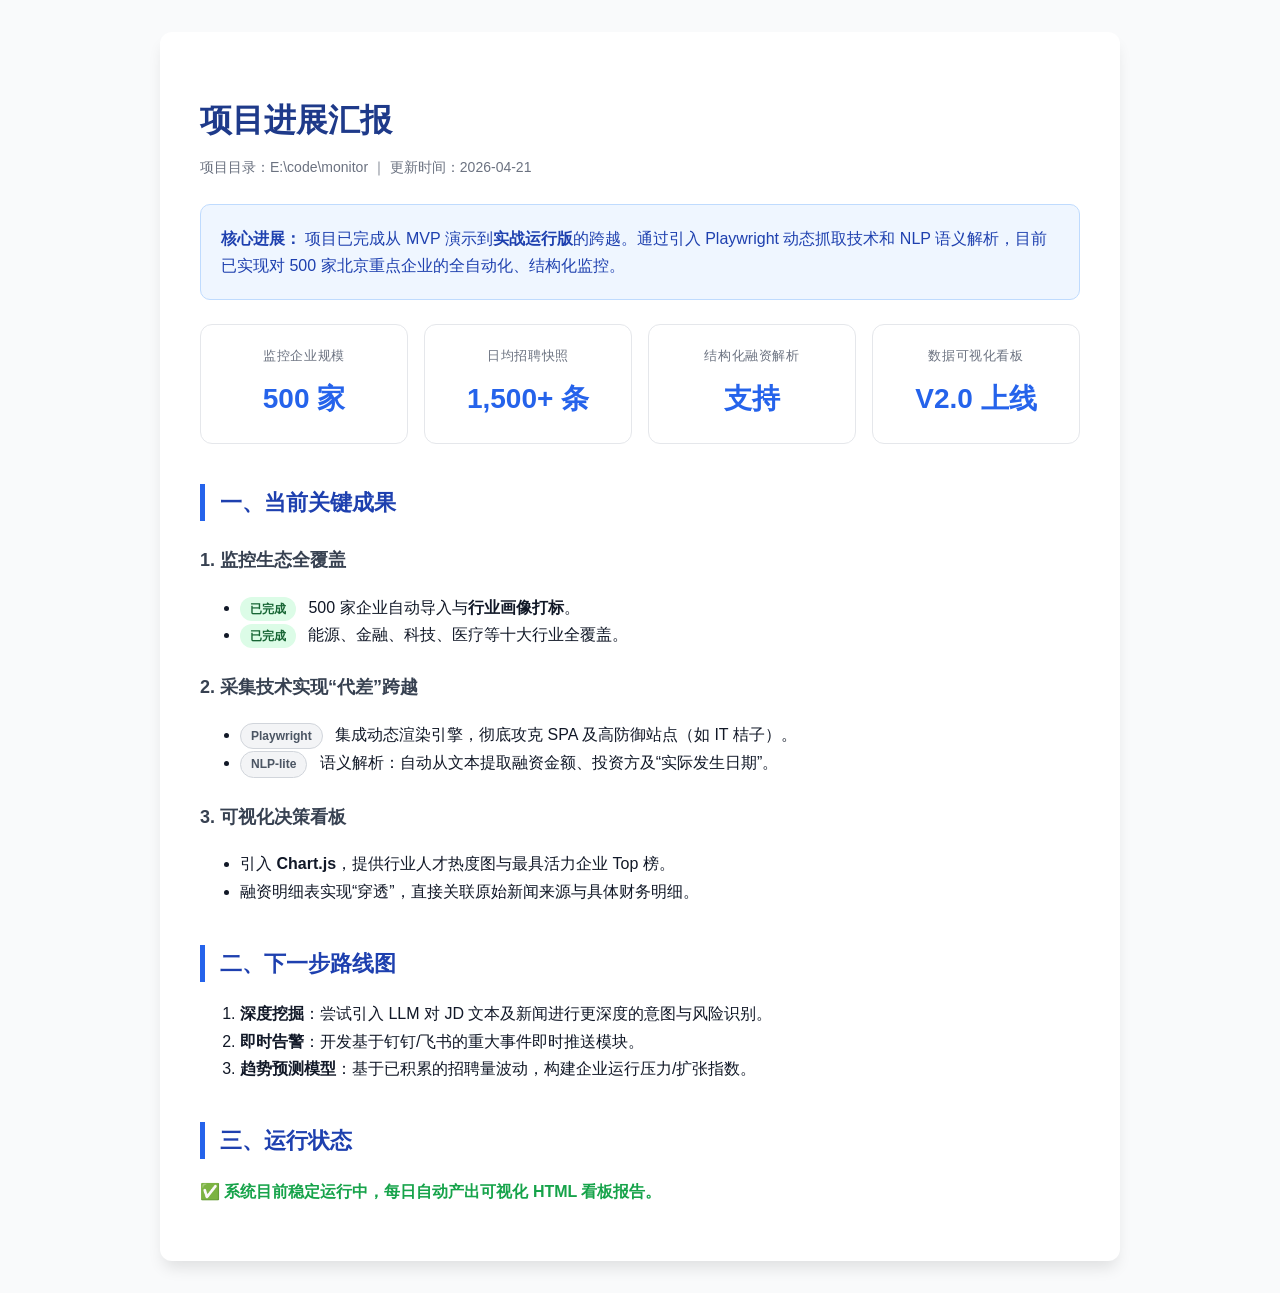
<file: 项目进展_汇报版.html>
<!doctype html>
<html lang="zh-CN">
<head>
  <meta charset="utf-8" />
  <meta name="viewport" content="width=device-width, initial-scale=1" />
  <title>项目进展汇报 (2026-04-21)</title>
  <style>
    body {
      font-family: -apple-system, BlinkMacSystemFont, "Segoe UI", Roboto, Helvetica, Arial, "PingFang SC", "Microsoft YaHei", sans-serif;
      margin: 32px auto;
      max-width: 960px;
      color: #111827;
      line-height: 1.7;
      padding: 0 20px;
      background: #f9fafb;
    }
    .container { background: white; padding: 40px; border-radius: 12px; box-shadow: 0 10px 15px -3px rgba(0,0,0,0.1); }
    h1 { font-size: 32px; margin-bottom: 8px; color: #1e3a8a; }
    h2 { font-size: 22px; margin-top: 40px; border-left: 5px solid #2563eb; padding-left: 15px; color: #1e40af; }
    h3 { font-size: 18px; margin-top: 24px; color: #374151; }
    .meta { color: #6b7280; font-size: 14px; margin-bottom: 24px; }
    .summary-box {
      background: #eff6ff;
      border: 1px solid #bfdbfe;
      border-radius: 10px;
      padding: 20px;
      margin: 24px 0;
      color: #1e40af;
    }
    .grid {
      display: grid;
      grid-template-columns: repeat(auto-fit, minmax(200px, 1fr));
      gap: 16px;
      margin: 24px 0;
    }
    .card {
      background: #ffffff;
      border: 1px solid #e5e7eb;
      border-radius: 12px;
      padding: 20px;
      text-align: center;
    }
    .card .label { color: #6b7280; font-size: 13px; text-transform: uppercase; letter-spacing: 0.05em; }
    .card .value { font-size: 28px; font-weight: 800; margin-top: 8px; color: #2563eb; }
    .tag {
      display: inline-block;
      padding: 2px 10px;
      font-size: 12px;
      border-radius: 999px;
      background: #dcfce7;
      color: #166534;
      font-weight: 600;
      margin-right: 8px;
    }
    .tech-tag { background: #f3f4f6; color: #4b5563; border: 1px solid #d1d5db; }
  </style>
</head>
<body>
  <div class="container">
    <h1>项目进展汇报</h1>
    <div class="meta">项目目录：E:\code\monitor ｜ 更新时间：2026-04-21</div>

    <div class="summary-box">
      <strong>核心进展：</strong> 项目已完成从 MVP 演示到<strong>实战运行版</strong>的跨越。通过引入 Playwright 动态抓取技术和 NLP 语义解析，目前已实现对 500 家北京重点企业的全自动化、结构化监控。
    </div>

    <div class="grid">
      <div class="card">
        <div class="label">监控企业规模</div>
        <div class="value">500 家</div>
      </div>
      <div class="card">
        <div class="label">日均招聘快照</div>
        <div class="value">1,500+ 条</div>
      </div>
      <div class="card">
        <div class="label">结构化融资解析</div>
        <div class="value">支持</div>
      </div>
      <div class="card">
        <div class="label">数据可视化看板</div>
        <div class="value">V2.0 上线</div>
      </div>
    </div>

    <h2>一、当前关键成果</h2>

    <h3>1. 监控生态全覆盖</h3>
    <ul>
      <li><span class="tag">已完成</span> 500 家企业自动导入与<strong>行业画像打标</strong>。</li>
      <li><span class="tag">已完成</span> 能源、金融、科技、医疗等十大行业全覆盖。</li>
    </ul>

    <h3>2. 采集技术实现“代差”跨越</h3>
    <ul>
      <li><span class="tag tech-tag">Playwright</span> 集成动态渲染引擎，彻底攻克 SPA 及高防御站点（如 IT 桔子）。</li>
      <li><span class="tag tech-tag">NLP-lite</span> 语义解析：自动从文本提取融资金额、投资方及“实际发生日期”。</li>
    </ul>

    <h3>3. 可视化决策看板</h3>
    <ul>
      <li>引入 <strong>Chart.js</strong>，提供行业人才热度图与最具活力企业 Top 榜。</li>
      <li>融资明细表实现“穿透”，直接关联原始新闻来源与具体财务明细。</li>
    </ul>

    <h2>二、下一步路线图</h2>
    <ol>
      <li><strong>深度挖掘</strong>：尝试引入 LLM 对 JD 文本及新闻进行更深度的意图与风险识别。</li>
      <li><strong>即时告警</strong>：开发基于钉钉/飞书的重大事件即时推送模块。</li>
      <li><strong>趋势预测模型</strong>：基于已积累的招聘量波动，构建企业运行压力/扩张指数。</li>
    </ol>

    <h2>三、运行状态</h2>
    <p style="color: #16a34a; font-weight: 600;">✅ 系统目前稳定运行中，每日自动产出可视化 HTML 看板报告。</p>
  </div>
</body>
</html>
</file>
